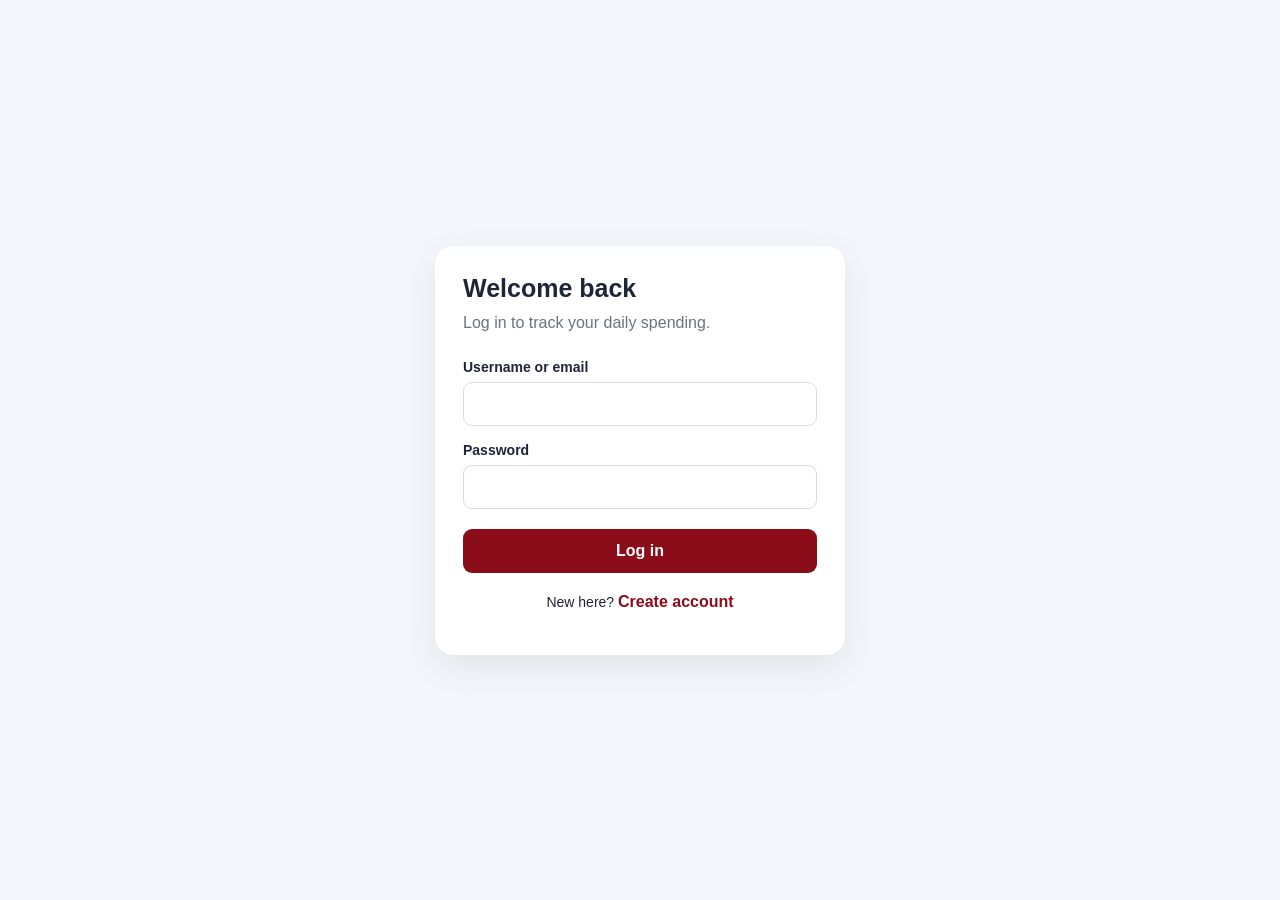
<file: templates/login.html>
<!DOCTYPE html>
<html lang="en">
<head>
    <meta charset="UTF-8">
    <meta name="viewport" content="width=device-width, initial-scale=1.0">
    <title>Login | Daily Expense Tracker</title>
    <style>
        * { box-sizing: border-box; }
        body {
            margin: 0;
            min-height: 100vh;
            display: grid;
            place-items: center;
            padding: 20px;
            font-family: Arial, sans-serif;
            background: #f4f6fb;
            color: #202438;
        }
        .card {
            width: 100%;
            max-width: 410px;
            background: white;
            padding: 28px;
            border-radius: 18px;
            box-shadow: 0 12px 35px rgba(0,0,0,.08);
        }
        h1 { margin: 0 0 8px; font-size: 25px; }
        .sub { color: #6b7280; margin: 0 0 24px; line-height: 1.5; }
        label { display: block; margin: 16px 0 7px; font-weight: 600; font-size: 14px; }
        input {
            width: 100%;
            padding: 12px;
            border: 1px solid #d7dbe5;
            border-radius: 9px;
            font-size: 16px;
        }
        button {
            width: 100%;
            padding: 13px;
            margin-top: 20px;
            border: 0;
            border-radius: 9px;
            background: #8b0d1a;
            color: white;
            font-size: 16px;
            font-weight: 700;
            cursor: pointer;
        }
        .switch {
            margin-top: 20px;
            text-align: center;
            font-size: 14px;
        }
        .switch button {
            width: auto;
            margin: 0;
            padding: 0;
            background: transparent;
            color: #8b0d1a;
        }
        #message { margin-top: 16px; font-size: 14px; line-height: 1.5; }
        .hidden { display: none; }
    </style>
</head>
<body>
    <main class="card">
        <h1 id="heading">Welcome back</h1>
        <p class="sub" id="subtitle">Log in to track your daily spending.</p>

        <form id="authForm">
            <div id="usernameField" class="hidden">
                <label for="username">Username</label>
                <input id="username" name="username" minlength="3" maxlength="40"
                       autocomplete="username">
            </div>

            <div id="emailField" class="hidden">
                <label for="email">Email</label>
                <input id="email" name="email" type="email" maxlength="254"
                       autocomplete="email">
            </div>

            <div id="identityField">
                <label for="identity">Username or email</label>
                <input id="identity" name="identity" autocomplete="username">
            </div>

            <label for="password">Password</label>
            <input id="password" name="password" type="password"
                   minlength="10" maxlength="128" required
                   autocomplete="current-password">

            <button type="submit" id="submitButton">Log in</button>
        </form>

        <div class="switch">
            <span id="switchText">New here?</span>
            <button type="button" id="switchButton">Create account</button>
        </div>
        <p id="message" role="status" aria-live="polite"></p>
    </main>

    <script>
        const form = document.getElementById("authForm");
        const usernameField = document.getElementById("usernameField");
        const emailField = document.getElementById("emailField");
        const identityField = document.getElementById("identityField");
        const username = document.getElementById("username");
        const email = document.getElementById("email");
        const identity = document.getElementById("identity");
        const password = document.getElementById("password");
        const message = document.getElementById("message");
        const submitButton = document.getElementById("submitButton");

        let registering = false;

        document.getElementById("switchButton").addEventListener("click", () => {
            registering = !registering;
            usernameField.classList.toggle("hidden", !registering);
            emailField.classList.toggle("hidden", !registering);
            identityField.classList.toggle("hidden", registering);

            username.required = registering;
            email.required = registering;
            identity.required = !registering;
            password.autocomplete = registering ? "new-password" : "current-password";

            document.getElementById("heading").textContent =
                registering ? "Create account" : "Welcome back";
            document.getElementById("subtitle").textContent =
                registering ? "Create your personal expense tracker." :
                              "Log in to track your daily spending.";
            document.getElementById("submitButton").textContent =
                registering ? "Register" : "Log in";
            document.getElementById("switchText").textContent =
                registering ? "Already have an account?" : "New here?";
            document.getElementById("switchButton").textContent =
                registering ? "Log in" : "Create account";

            message.textContent = "";
            form.reset();
        });

        form.addEventListener("submit", async (event) => {
            event.preventDefault();
            message.textContent = "";
            submitButton.disabled = true;

            const payload = registering
                ? {
                    username: username.value.trim(),
                    email: email.value.trim(),
                    password: password.value
                }
                : {
                    identity: identity.value.trim(),
                    password: password.value
                };

            try {
                const response = await fetch(
                    registering ? "/api/register" : "/api/login",
                    {
                        method: "POST",
                        headers: { "Content-Type": "application/json" },
                        body: JSON.stringify(payload)
                    }
                );

                const result = await response.json();
                if (!response.ok) {
                    message.textContent = result.error || "Something went wrong.";
                    return;
                }

                window.location.href = "/";
            } catch (error) {
                message.textContent = "Could not connect. Please try again.";
            } finally {
                submitButton.disabled = false;
            }
        });
    </script>
</body>
</html>
</file>
